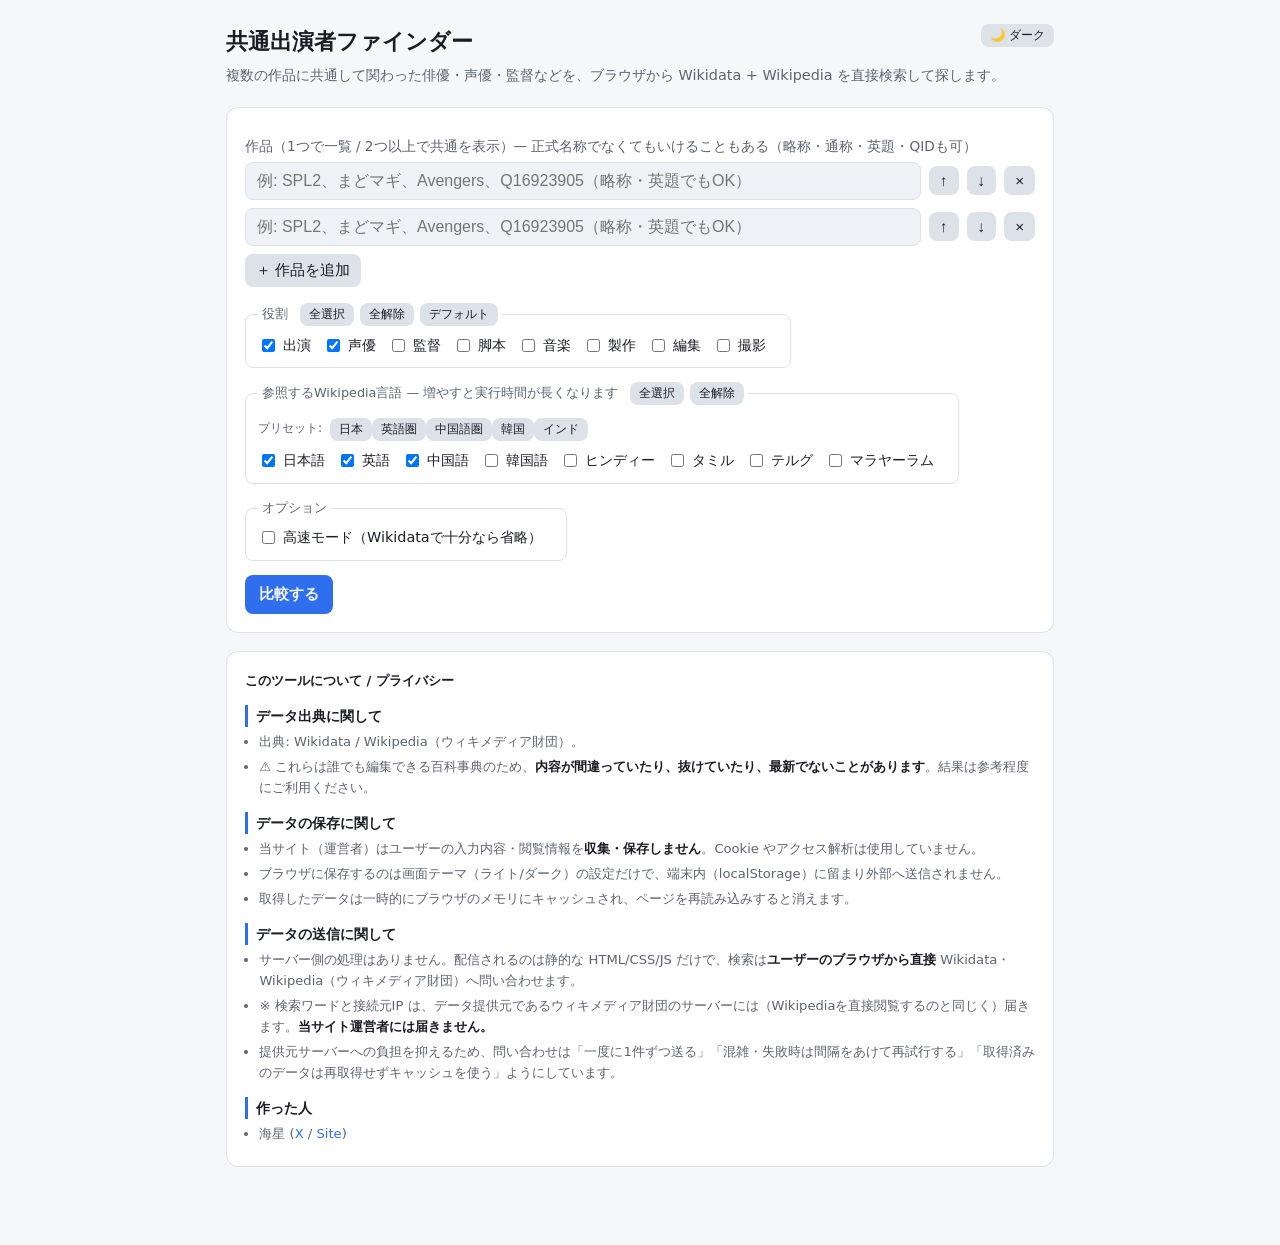
<file: index.html>
<!DOCTYPE html>
<html lang="ja">
<head>
<meta charset="utf-8">
<meta name="viewport" content="width=device-width, initial-scale=1">
<title>共通出演者ファインダー</title>
<link rel="stylesheet" href="common_actors.css">
</head>
<body>
<div class="wrap">
  <div style="display:flex; justify-content:space-between; align-items:flex-start; gap:12px;">
    <h1>共通出演者ファインダー </h1>
    <button class="mini" id="themeBtn" type="button">☀ ライト</button>
  </div>
  <p class="sub">複数の作品に共通して関わった俳優・声優・監督などを、ブラウザから Wikidata + Wikipedia を直接検索して探します。</p>

  <div class="card">
    <label class="fld">作品（1つで一覧 / 2つ以上で共通を表示）— 正式名称でなくてもいけることもある（略称・通称・英題・QIDも可）</label>
    <div id="works"></div>
    <button class="icon" id="addWork" type="button">＋ 作品を追加</button>

    <div class="opts" style="margin-top:16px;">
      <fieldset>
        <legend>役割
          <span class="legend-actions">
            <button class="mini" id="roleAll" type="button">全選択</button>
            <button class="mini" id="roleNone" type="button">全解除</button>
            <button class="mini" id="roleDef" type="button">デフォルト</button>
          </span>
        </legend>
        <div id="roles"></div>
      </fieldset>
      <fieldset>
        <legend>参照するWikipedia言語 — 増やすと実行時間が長くなります
          <span class="legend-actions">
            <button class="mini" id="langAll" type="button">全選択</button>
            <button class="mini" id="langNone" type="button">全解除</button>
          </span>
        </legend>
        <div class="presets">
          <span class="presets-label">プリセット:</span>
          <span id="langPresets"></span>
        </div>
        <div id="wlangs"></div>
      </fieldset>
      <fieldset>
        <legend>オプション</legend>
        <span class="chk"><input type="checkbox" id="lazy">高速モード（Wikidataで十分なら省略）</span>
      </fieldset>
    </div>

    <div class="row-actions">
      <button class="primary" id="run" type="button">比較する</button>
      <span id="status"></span>
    </div>
  </div>

  <div id="result"></div>

  <footer class="about card">
    <strong>このツールについて / プライバシー</strong>
    <div class="about-sec">
      <h4>データ出典に関して</h4>
      <ul>
        <li>出典: Wikidata / Wikipedia（ウィキメディア財団）。</li>
        <li>⚠ これらは誰でも編集できる百科事典のため、<strong>内容が間違っていたり、抜けていたり、最新でないことがあります</strong>。結果は参考程度にご利用ください。</li>
      </ul>
    </div>

    <div class="about-sec">
      <h4>データの保存に関して</h4>
      <ul>
        <li>当サイト（運営者）はユーザーの入力内容・閲覧情報を<strong>収集・保存しません</strong>。Cookie やアクセス解析は使用していません。</li>
        <li>ブラウザに保存するのは画面テーマ（ライト/ダーク）の設定だけで、端末内（localStorage）に留まり外部へ送信されません。</li>
        <li>取得したデータは一時的にブラウザのメモリにキャッシュされ、ページを再読み込みすると消えます。</li>
      </ul>
    </div>

    <div class="about-sec">
      <h4>データの送信に関して</h4>
      <ul>
        <li>サーバー側の処理はありません。配信されるのは静的な HTML/CSS/JS だけで、検索は<strong>ユーザーのブラウザから直接</strong> Wikidata・Wikipedia（ウィキメディア財団）へ問い合わせます。</li>
        <li>※ 検索ワードと接続元IP は、データ提供元であるウィキメディア財団のサーバーには（Wikipediaを直接閲覧するのと同じく）届きます。<strong>当サイト運営者には届きません。</strong></li>
        <li>提供元サーバーへの負担を抑えるため、問い合わせは「一度に1件ずつ送る」「混雑・失敗時は間隔をあけて再試行する」「取得済みのデータは再取得せずキャッシュを使う」ようにしています。</li>
      </ul>
    </div>

    <div class="about-sec">
      <h4>作った人</h4>
      <ul>
        <li>海星 (<a href="https://x.com/hitodeo0" target="_blank">X</a> / <a href="https://hitodeo0.github.io/shinkai11000m/" target="_blank">Site</a>)</li>
      </ul>
    </div>
  </footer>
</div>

<script src="common_actors.js"></script>
</body>
</html>
</file>
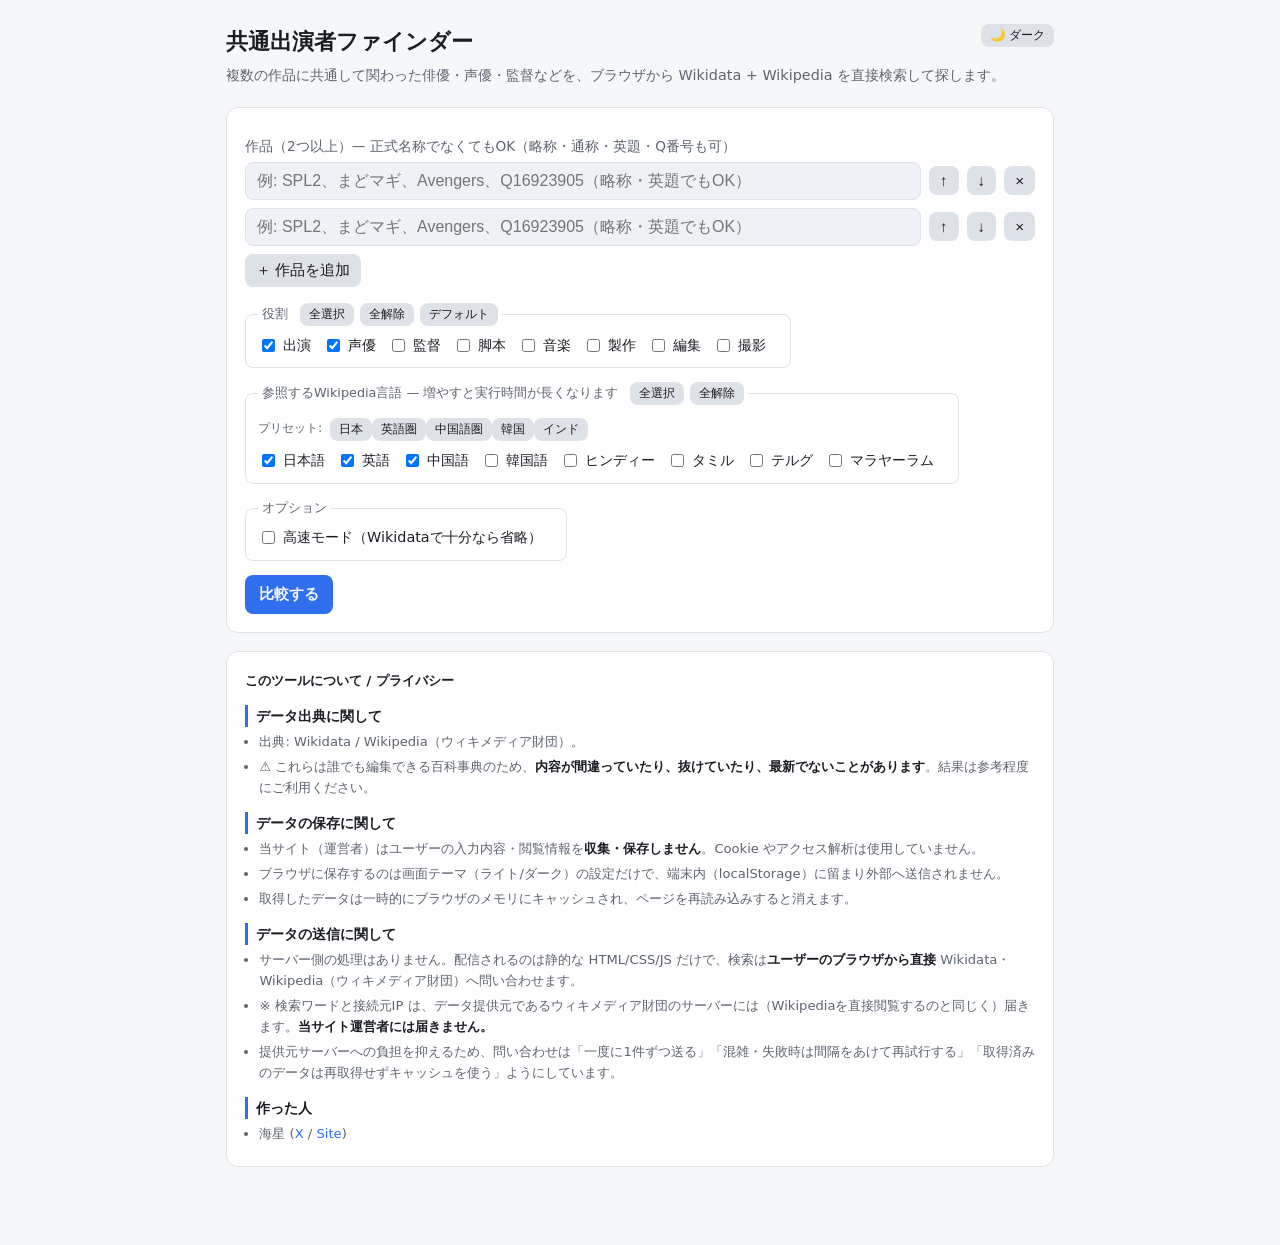
<file: common_actors.html>
<!DOCTYPE html>
<html lang="ja">
<head>
<meta charset="utf-8">
<meta name="viewport" content="width=device-width, initial-scale=1">
<title>共通出演者ファインダー</title>
<!--
  ※ file:// で動かない環境では `python -m http.server` で配信して
     http://localhost:8000/common_actors.html を開くと確実。
-->
<link rel="stylesheet" href="common_actors.css">
</head>
<body>
<div class="wrap">
  <div style="display:flex; justify-content:space-between; align-items:flex-start; gap:12px;">
    <h1>共通出演者ファインダー </h1>
    <button class="mini" id="themeBtn" type="button">☀ ライト</button>
  </div>
  <p class="sub">複数の作品に共通して関わった俳優・声優・監督などを、ブラウザから Wikidata + Wikipedia を直接検索して探します。</p>

  <div class="card">
    <label class="fld">作品（2つ以上）— 正式名称でなくてもOK（略称・通称・英題・Q番号も可）</label>
    <div id="works"></div>
    <button class="icon" id="addWork" type="button">＋ 作品を追加</button>

    <div class="opts" style="margin-top:16px;">
      <fieldset>
        <legend>役割
          <span class="legend-actions">
            <button class="mini" id="roleAll" type="button">全選択</button>
            <button class="mini" id="roleNone" type="button">全解除</button>
            <button class="mini" id="roleDef" type="button">デフォルト</button>
          </span>
        </legend>
        <div id="roles"></div>
      </fieldset>
      <fieldset>
        <legend>参照するWikipedia言語 — 増やすと実行時間が長くなります
          <span class="legend-actions">
            <button class="mini" id="langAll" type="button">全選択</button>
            <button class="mini" id="langNone" type="button">全解除</button>
          </span>
        </legend>
        <div class="presets">
          <span class="presets-label">プリセット:</span>
          <span id="langPresets"></span>
        </div>
        <div id="wlangs"></div>
      </fieldset>
      <fieldset>
        <legend>オプション</legend>
        <span class="chk"><input type="checkbox" id="lazy">高速モード（Wikidataで十分なら省略）</span>
      </fieldset>
    </div>

    <div class="row-actions">
      <button class="primary" id="run" type="button">比較する</button>
      <span id="status"></span>
    </div>
  </div>

  <div id="result"></div>

  <footer class="about card">
    <strong>このツールについて / プライバシー</strong>
    <div class="about-sec">
      <h4>データ出典に関して</h4>
      <ul>
        <li>出典: Wikidata / Wikipedia（ウィキメディア財団）。</li>
        <li>⚠ これらは誰でも編集できる百科事典のため、<strong>内容が間違っていたり、抜けていたり、最新でないことがあります</strong>。結果は参考程度にご利用ください。</li>
      </ul>
    </div>

    <div class="about-sec">
      <h4>データの保存に関して</h4>
      <ul>
        <li>当サイト（運営者）はユーザーの入力内容・閲覧情報を<strong>収集・保存しません</strong>。Cookie やアクセス解析は使用していません。</li>
        <li>ブラウザに保存するのは画面テーマ（ライト/ダーク）の設定だけで、端末内（localStorage）に留まり外部へ送信されません。</li>
        <li>取得したデータは一時的にブラウザのメモリにキャッシュされ、ページを再読み込みすると消えます。</li>
      </ul>
    </div>

    <div class="about-sec">
      <h4>データの送信に関して</h4>
      <ul>
        <li>サーバー側の処理はありません。配信されるのは静的な HTML/CSS/JS だけで、検索は<strong>ユーザーのブラウザから直接</strong> Wikidata・Wikipedia（ウィキメディア財団）へ問い合わせます。</li>
        <li>※ 検索ワードと接続元IP は、データ提供元であるウィキメディア財団のサーバーには（Wikipediaを直接閲覧するのと同じく）届きます。<strong>当サイト運営者には届きません。</strong></li>
        <li>提供元サーバーへの負担を抑えるため、問い合わせは「一度に1件ずつ送る」「混雑・失敗時は間隔をあけて再試行する」「取得済みのデータは再取得せずキャッシュを使う」ようにしています。</li>
      </ul>
    </div>

    <div class="about-sec">
      <h4>作った人</h4>
      <ul>
        <li>海星 (<a href="https://x.com/hitodeo0" target="_blank">X</a> / <a href="https://hitodeo0.github.io/shinkai11000m/" target="_blank">Site</a>)</li>
      </ul>
    </div>
  </footer>
</div>

<script src="common_actors.js"></script>
</body>
</html>
</file>
<file: common_actors.css>
/* common_actors.css — 共通出演者ファインダー（JS版）のスタイル */
/* ダーク（既定） */
:root { --bg:#0f1115; --card:#1a1d24; --fg:#e6e6e6; --muted:#9aa0aa;
        --accent:#5b9dff; --line:#2a2e38; --input:#11141a; color-scheme:dark; }
/* ライト（data-theme="light" で切替） */
:root[data-theme="light"] { --bg:#f6f7f9; --card:#ffffff; --fg:#1a1d24; --muted:#5c6470;
        --accent:#2f6fed; --line:#dde1e8; --input:#eef1f6; color-scheme:light; }
* { box-sizing:border-box; }
body { margin:0; background:var(--bg); color:var(--fg);
       font-family:system-ui,"Segoe UI",sans-serif; line-height:1.6; }
.wrap { max-width:860px; margin:0 auto; padding:24px 16px 60px; }
h1 { font-size:1.4rem; margin:0 0 4px; }
p.sub { color:var(--muted); margin:0 0 20px; font-size:.9rem; }
.card { background:var(--card); border:1px solid var(--line);
        border-radius:12px; padding:18px; margin-bottom:18px; }
label.fld { display:block; font-size:.85rem; color:var(--muted); margin:10px 0 4px; }
input[type=text] { width:100%; padding:9px 11px; border-radius:8px;
      border:1px solid var(--line); background:var(--input); color:var(--fg); font-size:1rem; }
.work-row { display:flex; gap:8px; margin-bottom:8px; align-items:center; }
.work-row input { flex:1; }
button { cursor:pointer; border:none; border-radius:8px; padding:9px 14px;
         font-size:.95rem; background:var(--line); color:var(--fg); }
/* 文字色はページ背景(--bg)に合わせる。ライト=オフホワイト、ダーク=濃色で自動整合 */
button.primary { background:var(--accent); color:var(--bg); font-weight:600; }
button.icon { padding:6px 11px; }
button.mini { padding:3px 9px; font-size:.78rem; }
.opts { display:flex; flex-wrap:wrap; gap:14px 22px; margin-top:6px; }
.opts fieldset { border:1px solid var(--line); border-radius:8px; padding:8px 12px; margin:0; }
.opts legend { color:var(--muted); font-size:.8rem; padding:0 4px; }
.chk { display:inline-flex; align-items:center; gap:5px; margin-right:12px; font-size:.9rem; }
.legend-actions { display:inline-flex; gap:6px; margin-left:8px; }
.presets { display:flex; flex-wrap:wrap; gap:6px; align-items:center; margin:2px 0 8px; }
.presets-label { font-size:.78rem; color:var(--muted); margin-right:2px; }
.row-actions { display:flex; gap:10px; align-items:center; margin-top:14px; }
#status { color:var(--muted); font-size:.9rem; min-height:1.4em; }
table { width:100%; border-collapse:collapse; margin-top:6px; }
th,td { text-align:left; padding:8px 10px; border-bottom:1px solid var(--line);
        vertical-align:top; font-size:.93rem; }
th { color:var(--muted); font-weight:600; }
.qid { color:var(--muted); font-size:.8rem; }
a { color:var(--accent); text-decoration:none; }
.pill { display:inline-block; background:var(--input); border:1px solid var(--line);
        border-radius:6px; padding:1px 7px; margin:1px 3px 1px 0; font-size:.82rem; }
.warn { color:#ffcf6b; font-size:.85rem; }
.spin { display:inline-block; width:14px; height:14px; border:2px solid var(--line);
        border-top-color:var(--accent); border-radius:50%; animation:r .8s linear infinite;
        vertical-align:-2px; margin-right:6px; }
@keyframes r { to { transform:rotate(360deg); } }
.muted { color:var(--muted); }
.about { font-size:.82rem; color:var(--muted); }
.about strong { color:var(--fg); }
.about ul { margin:4px 0 0; padding-left:1.1em; }
.about li { margin:4px 0; }
.about-sec { margin-top:14px; }
.about-sec h4 { margin:0; font-size:.86rem; font-weight:600; color:var(--fg);
                border-left:3px solid var(--accent); padding-left:8px; }
</file>
